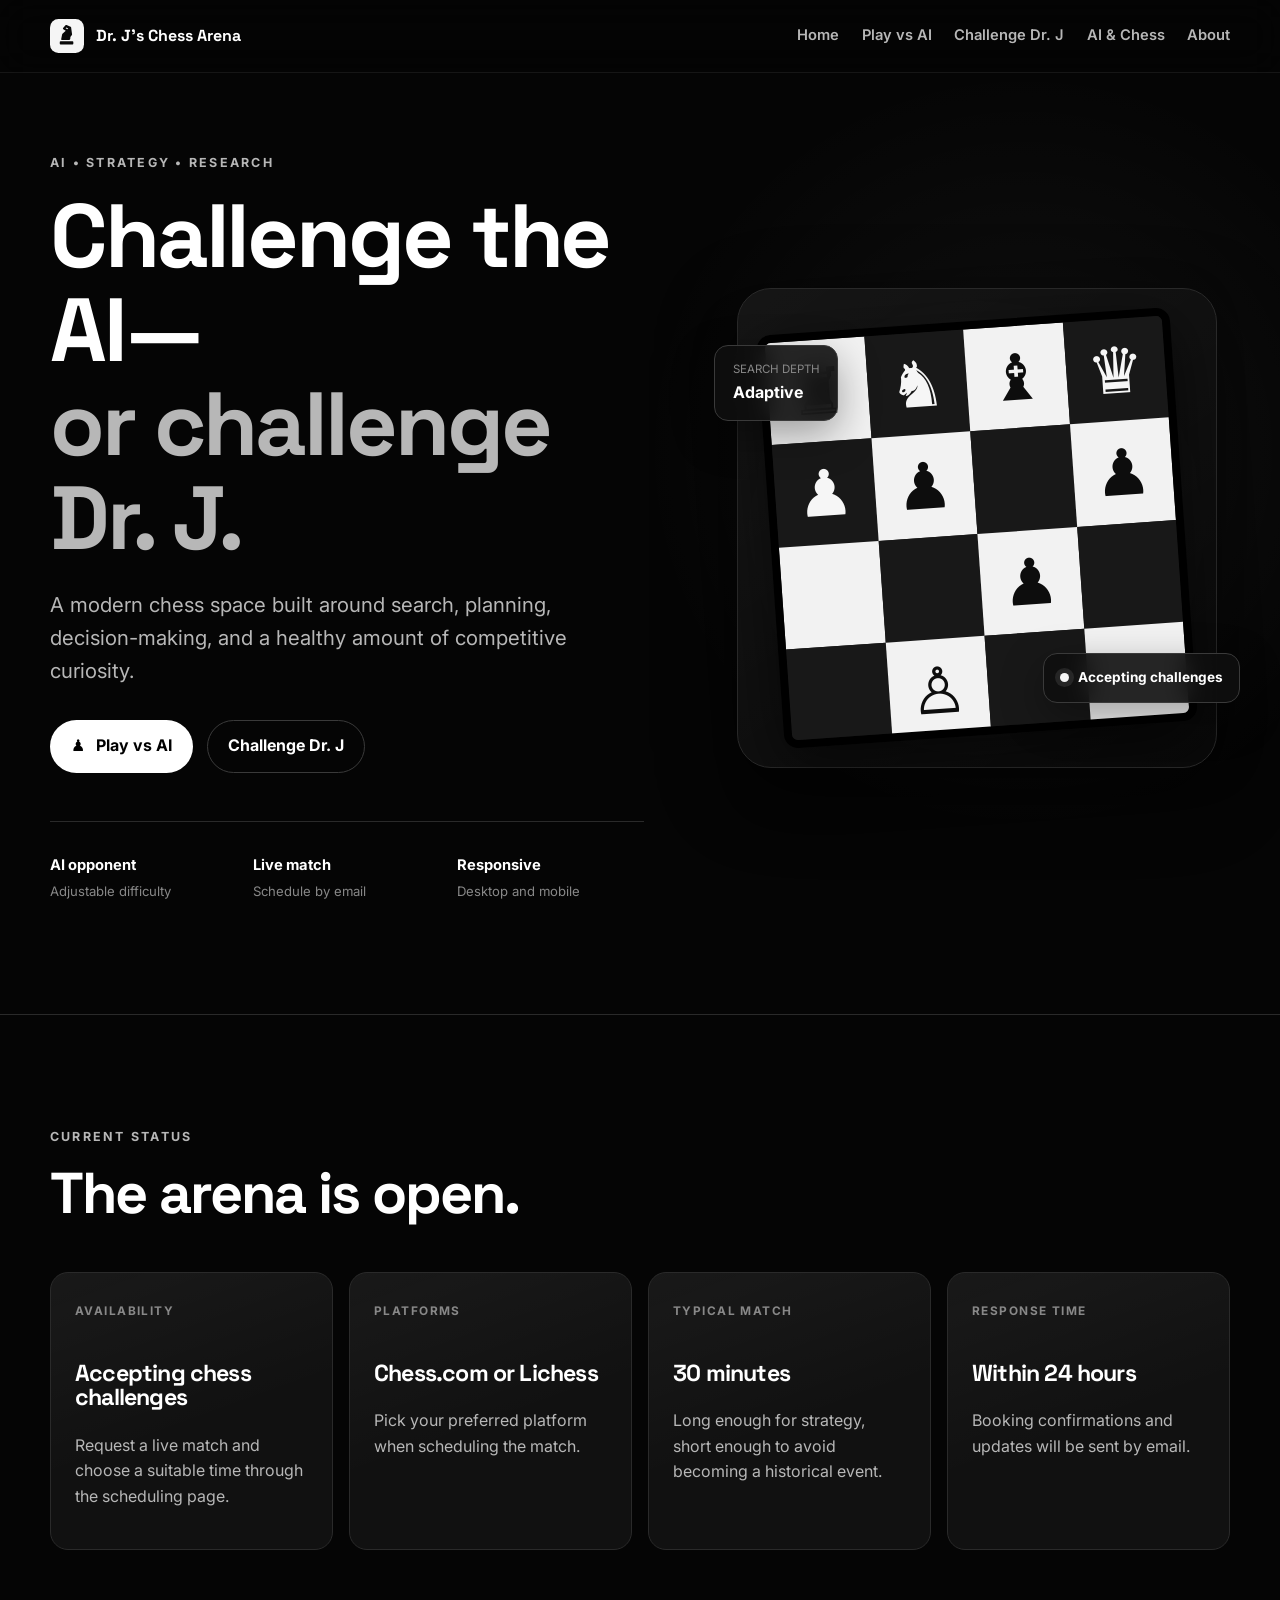
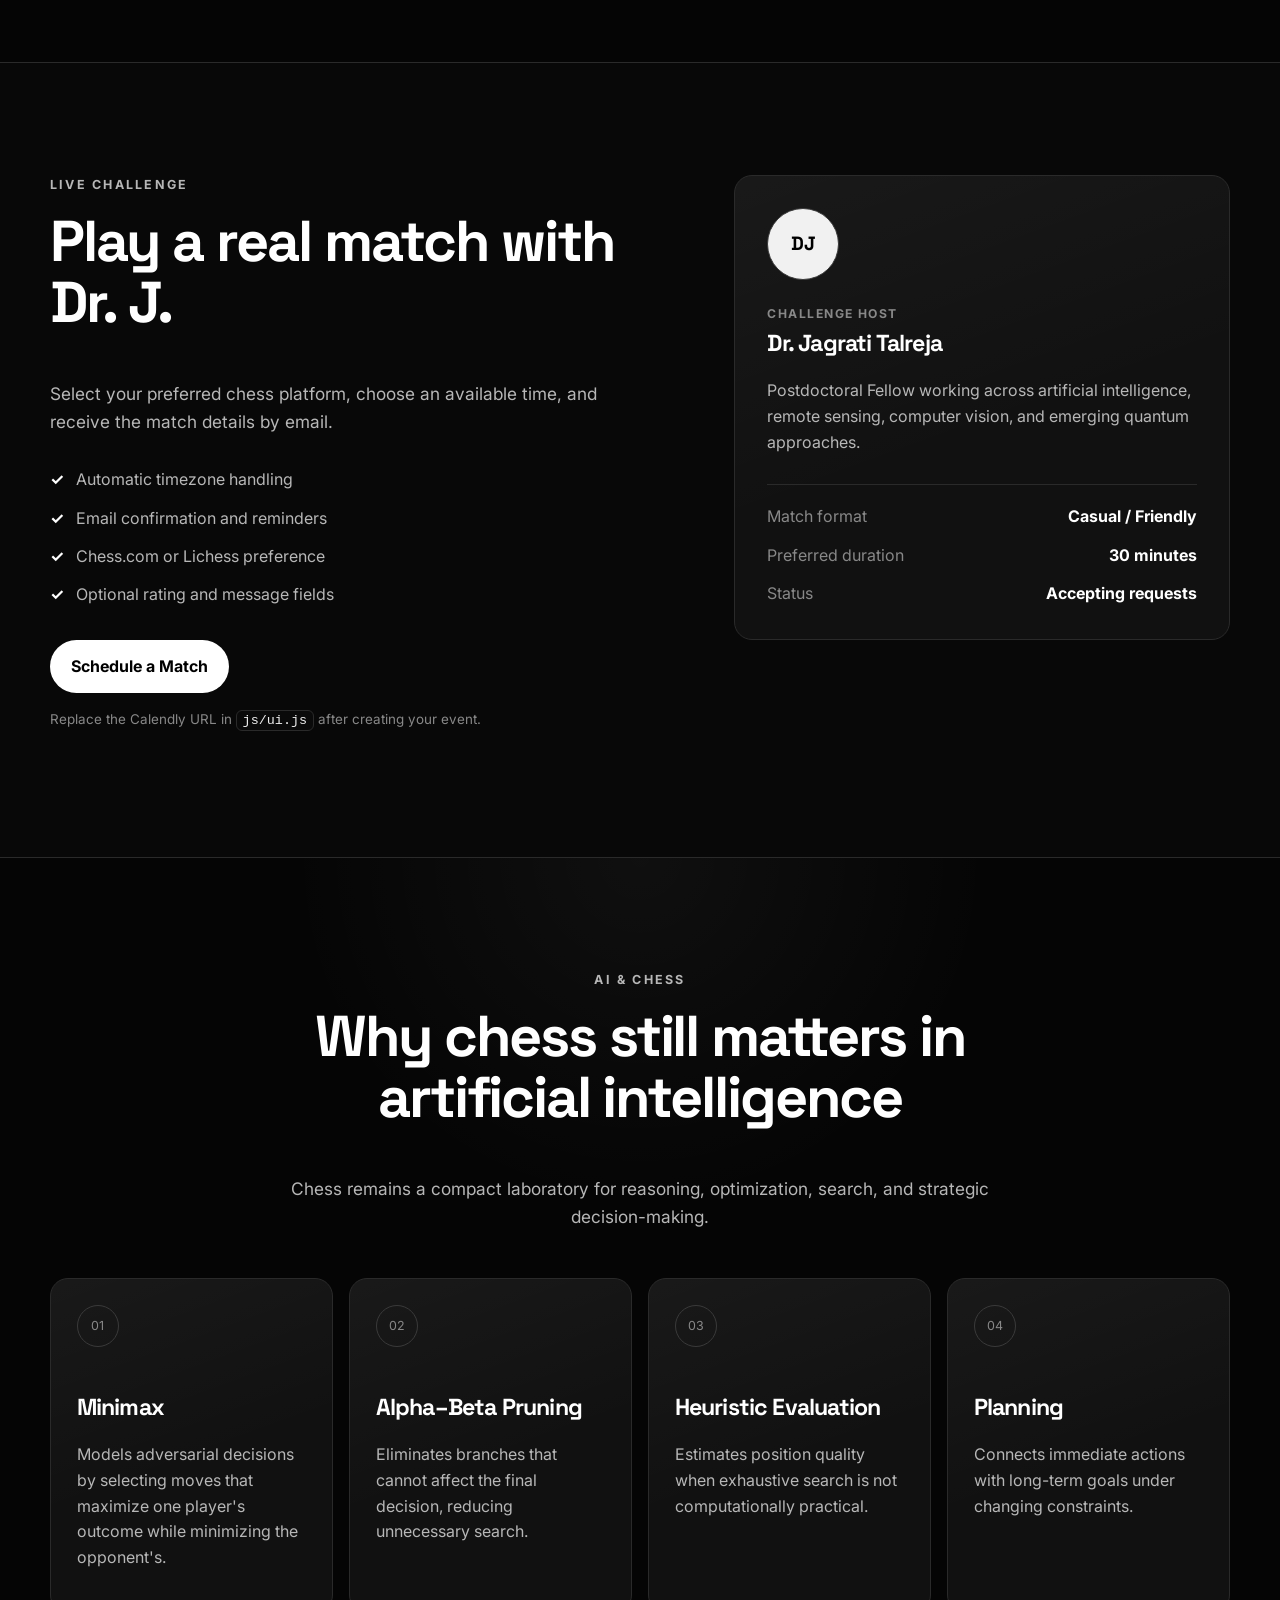
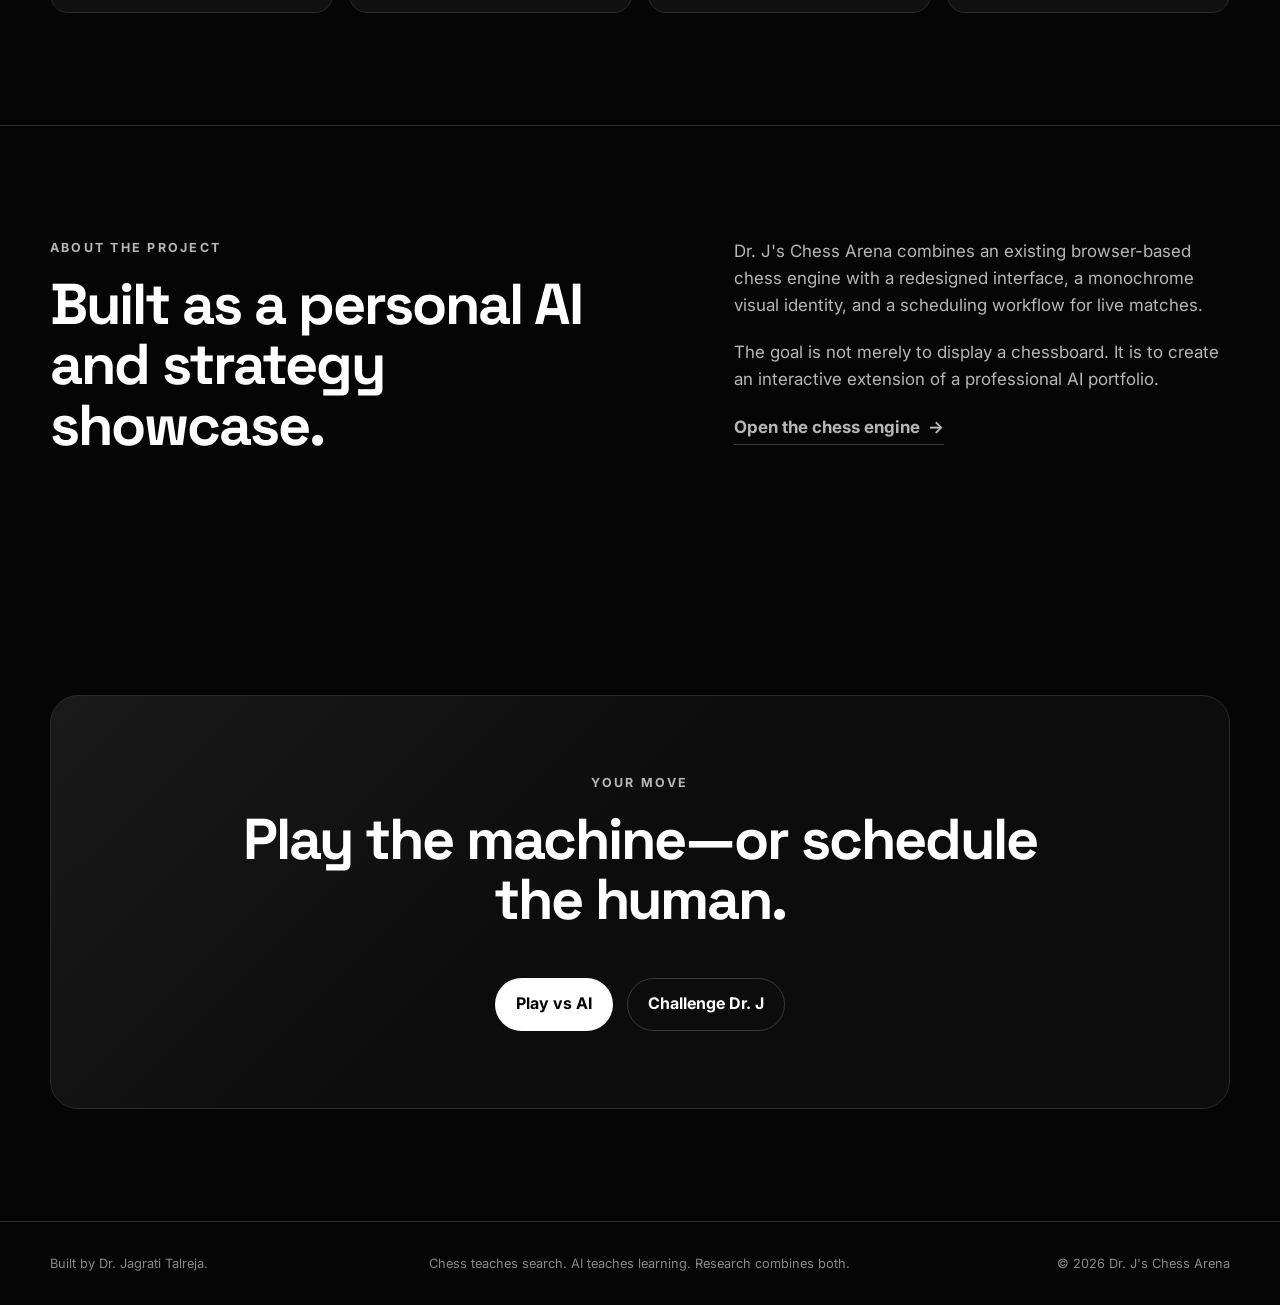
<file: index.html>
<!DOCTYPE html>
<html lang="en">
<head>
  <meta charset="UTF-8" />
  <meta name="viewport" content="width=device-width, initial-scale=1.0" />

  <meta
    name="description"
    content="Dr. J's Chess Arena — play against a chess AI or schedule a live match with Dr. J."
  />

  <title>Dr. J's Chess Arena</title>

  <link rel="icon" href="assets/logo.svg" type="image/svg+xml" />
  <link rel="preconnect" href="https://fonts.googleapis.com" />
  <link rel="preconnect" href="https://fonts.gstatic.com" crossorigin />
  <link
    href="https://fonts.googleapis.com/css2?family=Inter:wght@400;500;600;700;800&family=Space+Grotesk:wght@500;600;700&display=swap"
    rel="stylesheet"
  />

  <link rel="stylesheet" href="css/theme.css" />
  <link rel="stylesheet" href="css/home.css" />
  <link rel="stylesheet" href="css/responsive.css" />
</head>

<body>
  <a class="skip-link" href="#main-content">Skip to content</a>

  <header class="site-header" id="top">
    <div class="container nav-shell">
      <a class="brand" href="#top" aria-label="Dr. J's Chess Arena home">
        <img src="assets/logo.svg" alt="" class="brand-logo" />
        <span>Dr. J's Chess Arena</span>
      </a>

      <button
        class="nav-toggle"
        id="nav-toggle"
        type="button"
        aria-label="Open navigation"
        aria-expanded="false"
        aria-controls="site-nav"
      >
        <span></span>
        <span></span>
        <span></span>
      </button>

      <nav class="site-nav" id="site-nav" aria-label="Primary navigation">
        <a href="#home">Home</a>
        <a href="play.html">Play vs AI</a>
        <a href="#challenge">Challenge Dr. J</a>
        <a href="#ai-chess">AI & Chess</a>
        <a href="#about">About</a>
      </nav>
    </div>
  </header>

  <main id="main-content">
    <section class="hero section" id="home">
      <div class="hero-grid container">
        <div class="hero-copy reveal">
          <p class="eyebrow">AI • Strategy • Research</p>

          <h1>
            Challenge the AI—
            <span>or challenge Dr. J.</span>
          </h1>

          <p class="hero-description">
            A modern chess space built around search, planning, decision-making,
            and a healthy amount of competitive curiosity.
          </p>

          <div class="hero-actions">
            <a class="button button-primary" href="play.html">
              <span aria-hidden="true">♟</span>
              Play vs AI
            </a>

            <a class="button button-secondary" href="#challenge">
              Challenge Dr. J
            </a>
          </div>

          <div class="hero-meta" aria-label="Arena highlights">
            <div>
              <strong>AI opponent</strong>
              <span>Adjustable difficulty</span>
            </div>
            <div>
              <strong>Live match</strong>
              <span>Schedule by email</span>
            </div>
            <div>
              <strong>Responsive</strong>
              <span>Desktop and mobile</span>
            </div>
          </div>
        </div>

        <div class="hero-visual reveal" aria-hidden="true">
          <div class="board-frame">
            <div class="board-glow"></div>

            <div class="mini-board">
              <span class="light">♜</span><span class="dark">♞</span><span class="light">♝</span><span class="dark">♛</span>
              <span class="dark">♟</span><span class="light">♟</span><span class="dark"></span><span class="light">♟</span>
              <span class="light"></span><span class="dark"></span><span class="light">♟</span><span class="dark"></span>
              <span class="dark"></span><span class="light">♙</span><span class="dark"></span><span class="light"></span>
            </div>

            <div class="floating-card status-card">
              <span class="status-dot"></span>
              Accepting challenges
            </div>

            <div class="floating-card engine-card">
              <span>Search depth</span>
              <strong>Adaptive</strong>
            </div>
          </div>
        </div>
      </div>
    </section>

    <section class="section status-section" aria-labelledby="status-title">
      <div class="container">
        <div class="section-heading reveal">
          <p class="eyebrow">Current status</p>
          <h2 id="status-title">The arena is open.</h2>
        </div>

        <div class="status-grid">
          <article class="info-card reveal">
            <span class="card-kicker">Availability</span>
            <h3>Accepting chess challenges</h3>
            <p>
              Request a live match and choose a suitable time through the
              scheduling page.
            </p>
          </article>

          <article class="info-card reveal">
            <span class="card-kicker">Platforms</span>
            <h3>Chess.com or Lichess</h3>
            <p>
              Pick your preferred platform when scheduling the match.
            </p>
          </article>

          <article class="info-card reveal">
            <span class="card-kicker">Typical match</span>
            <h3>30 minutes</h3>
            <p>
              Long enough for strategy, short enough to avoid becoming a
              historical event.
            </p>
          </article>

          <article class="info-card reveal">
            <span class="card-kicker">Response time</span>
            <h3>Within 24 hours</h3>
            <p>
              Booking confirmations and updates will be sent by email.
            </p>
          </article>
        </div>
      </div>
    </section>

    <section class="section split-section" id="challenge">
      <div class="container split-grid">
        <div class="split-copy reveal">
          <p class="eyebrow">Live challenge</p>
          <h2>Play a real match with Dr. J.</h2>

          <p>
            Select your preferred chess platform, choose an available time,
            and receive the match details by email.
          </p>

          <ul class="feature-list">
            <li>Automatic timezone handling</li>
            <li>Email confirmation and reminders</li>
            <li>Chess.com or Lichess preference</li>
            <li>Optional rating and message fields</li>
          </ul>

          <a
            class="button button-primary"
            id="schedule-button"
            href="https://calendly.com/"
            target="_blank"
            rel="noopener noreferrer"
          >
            Schedule a Match
          </a>

          <p class="small-note">
            Replace the Calendly URL in <code>js/ui.js</code> after creating
            your event.
          </p>
        </div>

        <aside class="profile-card reveal" aria-label="Dr. J profile">
          <div class="profile-mark">DJ</div>
          <p class="profile-label">Challenge host</p>
          <h3>Dr. Jagrati Talreja</h3>
          <p>
            Postdoctoral Fellow working across artificial intelligence,
            remote sensing, computer vision, and emerging quantum approaches.
          </p>

          <div class="profile-details">
            <div>
              <span>Match format</span>
              <strong>Casual / Friendly</strong>
            </div>
            <div>
              <span>Preferred duration</span>
              <strong>30 minutes</strong>
            </div>
            <div>
              <span>Status</span>
              <strong class="online-text">Accepting requests</strong>
            </div>
          </div>
        </aside>
      </div>
    </section>

    <section class="section ai-section" id="ai-chess">
      <div class="container">
        <div class="section-heading centered reveal">
          <p class="eyebrow">AI & Chess</p>
          <h2>Why chess still matters in artificial intelligence</h2>
          <p>
            Chess remains a compact laboratory for reasoning, optimization,
            search, and strategic decision-making.
          </p>
        </div>

        <div class="concept-grid">
          <article class="concept-card reveal">
            <span>01</span>
            <h3>Minimax</h3>
            <p>
              Models adversarial decisions by selecting moves that maximize
              one player's outcome while minimizing the opponent's.
            </p>
          </article>

          <article class="concept-card reveal">
            <span>02</span>
            <h3>Alpha–Beta Pruning</h3>
            <p>
              Eliminates branches that cannot affect the final decision,
              reducing unnecessary search.
            </p>
          </article>

          <article class="concept-card reveal">
            <span>03</span>
            <h3>Heuristic Evaluation</h3>
            <p>
              Estimates position quality when exhaustive search is not
              computationally practical.
            </p>
          </article>

          <article class="concept-card reveal">
            <span>04</span>
            <h3>Planning</h3>
            <p>
              Connects immediate actions with long-term goals under changing
              constraints.
            </p>
          </article>
        </div>
      </div>
    </section>

    <section class="section about-section" id="about">
      <div class="container about-grid">
        <div class="section-heading reveal">
          <p class="eyebrow">About the project</p>
          <h2>Built as a personal AI and strategy showcase.</h2>
        </div>

        <div class="about-copy reveal">
          <p>
            Dr. J's Chess Arena combines an existing browser-based chess engine
            with a redesigned interface, a monochrome visual identity, and a
            scheduling workflow for live matches.
          </p>

          <p>
            The goal is not merely to display a chessboard. It is to create an
            interactive extension of a professional AI portfolio.
          </p>

          <a class="text-link" href="play.html">
            Open the chess engine <span aria-hidden="true">→</span>
          </a>
        </div>
      </div>
    </section>

    <section class="section final-cta">
      <div class="container cta-card reveal">
        <p class="eyebrow">Your move</p>
        <h2>Play the machine—or schedule the human.</h2>

        <div class="hero-actions">
          <a class="button button-primary" href="play.html">Play vs AI</a>
          <a class="button button-secondary" href="#challenge">Challenge Dr. J</a>
        </div>
      </div>
    </section>
  </main>

  <footer class="site-footer">
    <div class="container footer-shell">
      <p>Built by Dr. Jagrati Talreja.</p>
      <p>Chess teaches search. AI teaches learning. Research combines both.</p>
      <p>&copy; <span id="current-year"></span> Dr. J's Chess Arena</p>
    </div>
  </footer>

  <script src="js/ui.js"></script>
</body>
</html>
</file>
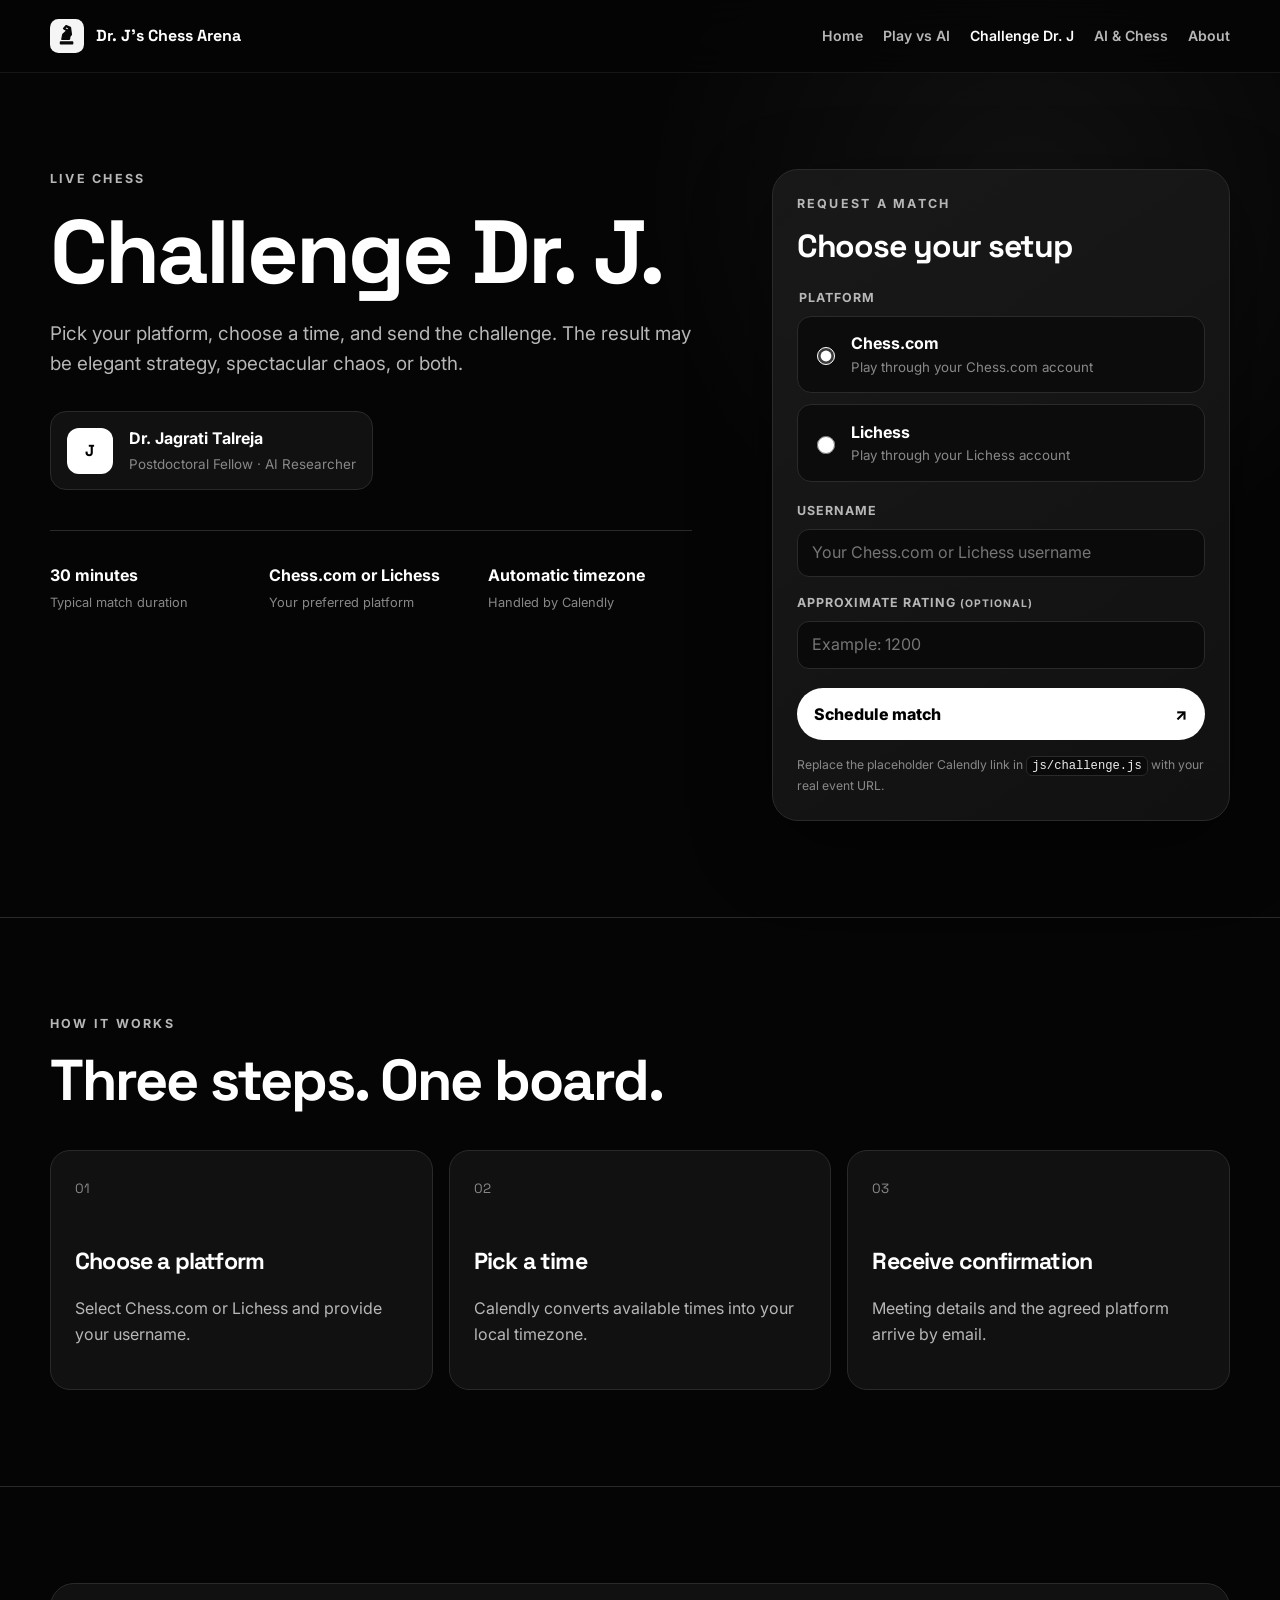
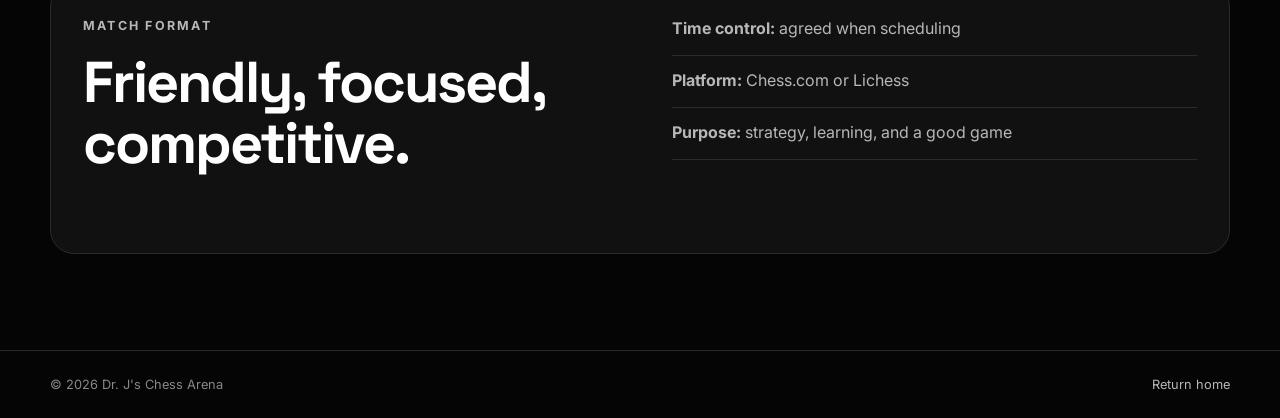
<file: challenge.html>
<!DOCTYPE html>
<html lang="en">
<head>
  <meta charset="UTF-8" />
  <meta name="viewport" content="width=device-width, initial-scale=1.0" />
  <meta name="description" content="Challenge Dr. J to a live chess match on Chess.com or Lichess." />
  <title>Challenge Dr. J | Dr. J's Chess Arena</title>
  <link rel="icon" href="assets/logo.svg" type="image/svg+xml" />
  <link rel="preconnect" href="https://fonts.googleapis.com" />
  <link rel="preconnect" href="https://fonts.gstatic.com" crossorigin />
  <link href="https://fonts.googleapis.com/css2?family=Inter:wght@400;500;600;700;800&family=Space+Grotesk:wght@500;600;700&display=swap" rel="stylesheet" />
  <link rel="stylesheet" href="css/theme.css" />
  <link rel="stylesheet" href="css/challenge.css" />
</head>
<body>
  <header class="page-header">
    <div class="container page-nav">
      <a class="page-brand" href="index.html" aria-label="Dr. J's Chess Arena home">
        <img src="assets/logo.svg" alt="" />
        <span>Dr. J's Chess Arena</span>
      </a>
      <nav aria-label="Page navigation">
        <a href="index.html">Home</a>
        <a href="play.html">Play vs AI</a>
        <a class="active" href="challenge.html">Challenge Dr. J</a>
        <a href="ai-chess.html">AI & Chess</a>
        <a href="about.html">About</a>
      </nav>
    </div>
  </header>

  <main>
    <section class="challenge-hero">
      <div class="container challenge-grid">
        <div class="challenge-copy">
          <p class="eyebrow">Live chess</p>
          <h1>Challenge Dr. J.</h1>
          <p class="hero-text">Pick your platform, choose a time, and send the challenge. The result may be elegant strategy, spectacular chaos, or both.</p>

          <div class="identity-card">
            <div class="identity-mark" aria-hidden="true">J</div>
            <div>
              <strong>Dr. Jagrati Talreja</strong>
              <span>Postdoctoral Fellow · AI Researcher</span>
            </div>
          </div>

          <div class="challenge-points">
            <div><strong>30 minutes</strong><span>Typical match duration</span></div>
            <div><strong>Chess.com or Lichess</strong><span>Your preferred platform</span></div>
            <div><strong>Automatic timezone</strong><span>Handled by Calendly</span></div>
          </div>
        </div>

        <aside class="booking-card">
          <div class="booking-heading">
            <p class="eyebrow">Request a match</p>
            <h2>Choose your setup</h2>
          </div>

          <form id="challenge-form">
            <fieldset>
              <legend>Platform</legend>
              <label class="platform-option">
                <input type="radio" name="platform" value="Chess.com" checked />
                <span><strong>Chess.com</strong><small>Play through your Chess.com account</small></span>
              </label>
              <label class="platform-option">
                <input type="radio" name="platform" value="Lichess" />
                <span><strong>Lichess</strong><small>Play through your Lichess account</small></span>
              </label>
            </fieldset>

            <label class="field">
              <span>Username</span>
              <input id="chess-username" type="text" placeholder="Your Chess.com or Lichess username" />
            </label>

            <label class="field">
              <span>Approximate rating <small>(optional)</small></span>
              <input id="chess-rating" type="number" min="0" max="3500" placeholder="Example: 1200" />
            </label>

            <a class="schedule-button" id="schedule-match" href="https://calendly.com/" target="_blank" rel="noopener noreferrer">
              Schedule match <span aria-hidden="true">↗</span>
            </a>

            <p class="form-note">Replace the placeholder Calendly link in <code>js/challenge.js</code> with your real event URL.</p>
          </form>
        </aside>
      </div>
    </section>

    <section class="process-section">
      <div class="container">
        <div class="section-heading">
          <p class="eyebrow">How it works</p>
          <h2>Three steps. One board.</h2>
        </div>
        <div class="process-grid">
          <article><span>01</span><h3>Choose a platform</h3><p>Select Chess.com or Lichess and provide your username.</p></article>
          <article><span>02</span><h3>Pick a time</h3><p>Calendly converts available times into your local timezone.</p></article>
          <article><span>03</span><h3>Receive confirmation</h3><p>Meeting details and the agreed platform arrive by email.</p></article>
        </div>
      </div>
    </section>

    <section class="expectation-section">
      <div class="container expectation-card">
        <div><p class="eyebrow">Match format</p><h2>Friendly, focused, competitive.</h2></div>
        <div class="expectation-list">
          <p><strong>Time control:</strong> agreed when scheduling</p>
          <p><strong>Platform:</strong> Chess.com or Lichess</p>
          <p><strong>Purpose:</strong> strategy, learning, and a good game</p>
        </div>
      </div>
    </section>
  </main>

  <footer class="page-footer">
    <div class="container footer-row">
      <p>© <span id="current-year"></span> Dr. J's Chess Arena</p>
      <a href="index.html">Return home</a>
    </div>
  </footer>

  <script src="js/challenge.js"></script>
</body>
</html>
</file>
<file: css/theme.css>
:root {
  --bg: #050505;
  --bg-elevated: #0d0d0d;
  --card: #111111;
  --card-hover: #171717;
  --border: #2a2a2a;
  --border-strong: #3a3a3a;
  --text: #ffffff;
  --text-soft: #b7b7b7;
  --text-muted: #888888;
  --light-square: #f2f2f2;
  --dark-square: #181818;
  --shadow: 0 24px 80px rgba(0, 0, 0, 0.45);
  --radius-sm: 10px;
  --radius-md: 18px;
  --radius-lg: 28px;
  --container: 1180px;
  --transition: 180ms ease;
}

*,
*::before,
*::after {
  box-sizing: border-box;
}

html {
  scroll-behavior: smooth;
}

body {
  margin: 0;
  min-width: 320px;
  background:
    radial-gradient(circle at 80% 10%, rgba(255, 255, 255, 0.05), transparent 24rem),
    var(--bg);
  color: var(--text);
  font-family: "Inter", system-ui, -apple-system, BlinkMacSystemFont, "Segoe UI", sans-serif;
  line-height: 1.6;
  text-rendering: optimizeLegibility;
}

body.nav-open {
  overflow: hidden;
}

img,
svg {
  display: block;
  max-width: 100%;
}

a {
  color: inherit;
  text-decoration: none;
}

button,
input,
select,
textarea {
  font: inherit;
}

button,
a {
  -webkit-tap-highlight-color: transparent;
}

code {
  padding: 0.12rem 0.35rem;
  border: 1px solid var(--border);
  border-radius: 6px;
  background: #0a0a0a;
  color: #eeeeee;
}

.container {
  width: min(calc(100% - 2rem), var(--container));
  margin-inline: auto;
}

.section {
  padding: 7rem 0;
}

.eyebrow {
  margin: 0 0 1rem;
  color: var(--text-soft);
  font-size: 0.78rem;
  font-weight: 700;
  letter-spacing: 0.18em;
  text-transform: uppercase;
}

h1,
h2,
h3 {
  margin-top: 0;
  font-family: "Space Grotesk", "Inter", sans-serif;
  letter-spacing: -0.035em;
  line-height: 1.05;
}

h1 {
  font-size: clamp(3rem, 7vw, 6.4rem);
}

h2 {
  font-size: clamp(2.2rem, 4.5vw, 4.2rem);
}

h3 {
  font-size: 1.45rem;
}

p {
  margin-top: 0;
}

.button {
  display: inline-flex;
  align-items: center;
  justify-content: center;
  gap: 0.65rem;
  min-height: 50px;
  padding: 0.8rem 1.25rem;
  border: 1px solid transparent;
  border-radius: 999px;
  font-weight: 700;
  transition:
    transform var(--transition),
    background-color var(--transition),
    color var(--transition),
    border-color var(--transition);
}

.button:hover {
  transform: translateY(-2px);
}

.button:focus-visible,
.site-nav a:focus-visible,
.nav-toggle:focus-visible,
.text-link:focus-visible {
  outline: 2px solid var(--text);
  outline-offset: 4px;
}

.button-primary {
  background: var(--text);
  color: #000000;
}

.button-primary:hover {
  background: #dcdcdc;
}

.button-secondary {
  border-color: var(--border-strong);
  background: transparent;
  color: var(--text);
}

.button-secondary:hover {
  background: var(--card-hover);
  border-color: #666666;
}

.small-note {
  margin-top: 1rem;
  color: var(--text-muted);
  font-size: 0.84rem;
}

.text-link {
  display: inline-flex;
  align-items: center;
  gap: 0.45rem;
  border-bottom: 1px solid var(--border-strong);
  padding-bottom: 0.2rem;
  font-weight: 700;
}

.skip-link {
  position: fixed;
  top: 0.75rem;
  left: 0.75rem;
  z-index: 1000;
  transform: translateY(-160%);
  padding: 0.65rem 0.9rem;
  border-radius: 8px;
  background: #ffffff;
  color: #000000;
  font-weight: 700;
  transition: transform var(--transition);
}

.skip-link:focus {
  transform: translateY(0);
}

.reveal {
  opacity: 0;
  transform: translateY(24px);
  transition:
    opacity 700ms ease,
    transform 700ms ease;
}

.reveal.is-visible {
  opacity: 1;
  transform: translateY(0);
}
</file>
<file: css/home.css>
.site-header {
  position: sticky;
  top: 0;
  z-index: 100;
  border-bottom: 1px solid rgba(255, 255, 255, 0.07);
  background: rgba(5, 5, 5, 0.78);
  backdrop-filter: blur(18px);
}

.nav-shell {
  display: flex;
  min-height: 72px;
  align-items: center;
  justify-content: space-between;
  gap: 2rem;
}

.brand {
  display: inline-flex;
  align-items: center;
  gap: 0.75rem;
  font-family: "Space Grotesk", sans-serif;
  font-weight: 700;
}

.brand-logo {
  width: 34px;
  height: 34px;
}

.site-nav {
  display: flex;
  align-items: center;
  gap: 1.4rem;
}

.site-nav a {
  position: relative;
  color: var(--text-soft);
  font-size: 0.92rem;
  font-weight: 600;
  transition: color var(--transition);
}

.site-nav a::after {
  position: absolute;
  right: 0;
  bottom: -0.35rem;
  left: 0;
  height: 1px;
  transform: scaleX(0);
  background: var(--text);
  content: "";
  transition: transform var(--transition);
}

.site-nav a:hover {
  color: var(--text);
}

.site-nav a:hover::after {
  transform: scaleX(1);
}

.nav-toggle {
  display: none;
  width: 44px;
  height: 44px;
  border: 1px solid var(--border);
  border-radius: 50%;
  background: var(--card);
  cursor: pointer;
}

.nav-toggle span {
  display: block;
  width: 18px;
  height: 1px;
  margin: 4px auto;
  background: var(--text);
}

.hero {
  display: grid;
  min-height: calc(100vh - 72px);
  align-items: center;
  padding-top: 5rem;
}

.hero-grid {
  display: grid;
  grid-template-columns: minmax(0, 1.08fr) minmax(360px, 0.92fr);
  align-items: center;
  gap: 5rem;
}

.hero-copy h1 {
  max-width: 900px;
  margin-bottom: 1.5rem;
}

.hero-copy h1 span {
  display: block;
  color: var(--text-soft);
}

.hero-description {
  max-width: 680px;
  margin-bottom: 2rem;
  color: var(--text-soft);
  font-size: clamp(1.05rem, 1.7vw, 1.28rem);
}

.hero-actions {
  display: flex;
  flex-wrap: wrap;
  gap: 0.9rem;
}

.hero-meta {
  display: grid;
  grid-template-columns: repeat(3, 1fr);
  gap: 1rem;
  margin-top: 3rem;
  padding-top: 2rem;
  border-top: 1px solid var(--border);
}

.hero-meta div {
  display: grid;
  gap: 0.25rem;
}

.hero-meta strong {
  font-size: 0.92rem;
}

.hero-meta span {
  color: var(--text-muted);
  font-size: 0.82rem;
}

.hero-visual {
  display: grid;
  place-items: center;
}

.board-frame {
  position: relative;
  width: min(100%, 480px);
  aspect-ratio: 1;
  padding: 2rem;
  border: 1px solid var(--border);
  border-radius: 34px;
  background:
    linear-gradient(145deg, rgba(255, 255, 255, 0.05), transparent),
    #0a0a0a;
  box-shadow: var(--shadow);
}

.board-glow {
  position: absolute;
  inset: 18%;
  border-radius: 50%;
  background: rgba(255, 255, 255, 0.08);
  filter: blur(60px);
}

.mini-board {
  position: relative;
  z-index: 2;
  display: grid;
  grid-template-columns: repeat(4, 1fr);
  overflow: hidden;
  width: 100%;
  height: 100%;
  transform: rotate(-4deg);
  border: 8px solid #000000;
  border-radius: 14px;
  box-shadow: 0 18px 60px rgba(0, 0, 0, 0.55);
}

.mini-board span {
  display: grid;
  place-items: center;
  font-size: clamp(2.1rem, 5vw, 4rem);
}

.mini-board .light {
  background: var(--light-square);
  color: #0d0d0d;
}

.mini-board .dark {
  background: var(--dark-square);
  color: #f6f6f6;
}

.floating-card {
  position: absolute;
  z-index: 4;
  border: 1px solid var(--border-strong);
  border-radius: 14px;
  background: rgba(15, 15, 15, 0.9);
  box-shadow: 0 14px 40px rgba(0, 0, 0, 0.35);
  backdrop-filter: blur(12px);
}

.status-card {
  right: -1.5rem;
  bottom: 4rem;
  display: inline-flex;
  align-items: center;
  gap: 0.55rem;
  padding: 0.8rem 1rem;
  font-size: 0.85rem;
  font-weight: 700;
}

.status-dot {
  width: 9px;
  height: 9px;
  border-radius: 50%;
  background: #f5f5f5;
  box-shadow: 0 0 0 5px rgba(255, 255, 255, 0.09);
}

.engine-card {
  top: 3.5rem;
  left: -1.5rem;
  display: grid;
  gap: 0.1rem;
  padding: 0.9rem 1.1rem;
}

.engine-card span {
  color: var(--text-muted);
  font-size: 0.72rem;
  text-transform: uppercase;
}

.status-section {
  border-top: 1px solid var(--border);
}

.section-heading {
  max-width: 760px;
  margin-bottom: 3rem;
}

.section-heading.centered {
  margin-right: auto;
  margin-left: auto;
  text-align: center;
}

.section-heading p:last-child {
  color: var(--text-soft);
  font-size: 1.08rem;
}

.status-grid,
.concept-grid {
  display: grid;
  grid-template-columns: repeat(4, 1fr);
  gap: 1rem;
}

.info-card,
.concept-card,
.profile-card {
  border: 1px solid var(--border);
  border-radius: var(--radius-md);
  background: linear-gradient(160deg, rgba(255, 255, 255, 0.035), transparent 55%), var(--card);
}

.info-card {
  min-height: 245px;
  padding: 1.5rem;
}

.info-card p,
.concept-card p,
.profile-card p {
  color: var(--text-soft);
}

.card-kicker {
  display: inline-block;
  margin-bottom: 2.5rem;
  color: var(--text-muted);
  font-size: 0.74rem;
  font-weight: 700;
  letter-spacing: 0.12em;
  text-transform: uppercase;
}

.split-section {
  border-top: 1px solid var(--border);
  border-bottom: 1px solid var(--border);
  background: #080808;
}

.split-grid,
.about-grid {
  display: grid;
  grid-template-columns: 1fr 0.82fr;
  gap: 5rem;
  align-items: start;
}

.split-copy > p:not(.eyebrow, .small-note) {
  max-width: 720px;
  color: var(--text-soft);
  font-size: 1.08rem;
}

.feature-list {
  display: grid;
  gap: 0.8rem;
  margin: 2rem 0;
  padding: 0;
  list-style: none;
}

.feature-list li {
  position: relative;
  padding-left: 1.6rem;
  color: var(--text-soft);
}

.feature-list li::before {
  position: absolute;
  left: 0;
  content: "✓";
  color: var(--text);
  font-weight: 700;
}

.profile-card {
  padding: 2rem;
}

.profile-mark {
  display: grid;
  width: 72px;
  height: 72px;
  margin-bottom: 1.5rem;
  place-items: center;
  border: 1px solid var(--border-strong);
  border-radius: 50%;
  background: #f1f1f1;
  color: #000000;
  font-family: "Space Grotesk", sans-serif;
  font-size: 1.2rem;
  font-weight: 800;
}

.profile-label {
  margin-bottom: 0.45rem;
  color: var(--text-muted) !important;
  font-size: 0.76rem;
  font-weight: 700;
  letter-spacing: 0.12em;
  text-transform: uppercase;
}

.profile-details {
  display: grid;
  gap: 0.8rem;
  margin-top: 1.8rem;
  padding-top: 1.2rem;
  border-top: 1px solid var(--border);
}

.profile-details div {
  display: flex;
  justify-content: space-between;
  gap: 1rem;
}

.profile-details span {
  color: var(--text-muted);
}

.online-text {
  color: var(--text);
}

.ai-section {
  background:
    radial-gradient(circle at 50% 0%, rgba(255, 255, 255, 0.045), transparent 22rem),
    var(--bg);
}

.concept-card {
  min-height: 270px;
  padding: 1.6rem;
}

.concept-card > span {
  display: inline-grid;
  width: 42px;
  height: 42px;
  margin-bottom: 3rem;
  place-items: center;
  border: 1px solid var(--border-strong);
  border-radius: 50%;
  color: var(--text-muted);
  font-size: 0.78rem;
}

.about-section {
  border-top: 1px solid var(--border);
}

.about-copy {
  color: var(--text-soft);
  font-size: 1.06rem;
}

.about-copy p {
  margin-bottom: 1.25rem;
}

.final-cta {
  padding-top: 2rem;
}

.cta-card {
  padding: clamp(2rem, 6vw, 5rem);
  border: 1px solid var(--border);
  border-radius: var(--radius-lg);
  background:
    linear-gradient(135deg, rgba(255, 255, 255, 0.06), transparent 48%),
    #0c0c0c;
  text-align: center;
}

.cta-card h2 {
  max-width: 850px;
  margin-right: auto;
  margin-left: auto;
}

.cta-card .hero-actions {
  justify-content: center;
}

.site-footer {
  padding: 2rem 0;
  border-top: 1px solid var(--border);
}

.footer-shell {
  display: grid;
  grid-template-columns: 1fr 1.4fr 1fr;
  align-items: center;
  gap: 1rem;
  color: var(--text-muted);
  font-size: 0.8rem;
}

.footer-shell p {
  margin: 0;
}

.footer-shell p:nth-child(2) {
  text-align: center;
}

.footer-shell p:last-child {
  text-align: right;
}
</file>
<file: css/responsive.css>
@media (max-width: 1050px) {
  .hero-grid {
    grid-template-columns: 1fr;
    gap: 4rem;
  }

  .hero-copy {
    max-width: 850px;
  }

  .hero-visual {
    justify-content: start;
  }

  .board-frame {
    width: min(82vw, 520px);
  }

  .status-grid,
  .concept-grid {
    grid-template-columns: repeat(2, 1fr);
  }

  .split-grid,
  .about-grid {
    grid-template-columns: 1fr;
    gap: 3rem;
  }
}

@media (max-width: 820px) {
  .section {
    padding: 5rem 0;
  }

  .nav-toggle {
    display: block;
  }

  .site-nav {
    position: fixed;
    top: 72px;
    right: 0;
    left: 0;
    display: grid;
    gap: 0;
    transform: translateY(-130%);
    border-bottom: 1px solid var(--border);
    background: rgba(5, 5, 5, 0.98);
    opacity: 0;
    visibility: hidden;
    transition:
      transform 240ms ease,
      opacity 240ms ease,
      visibility 240ms ease;
  }

  .site-nav.is-open {
    transform: translateY(0);
    opacity: 1;
    visibility: visible;
  }

  .site-nav a {
    padding: 1rem;
    border-top: 1px solid var(--border);
  }

  .site-nav a::after {
    display: none;
  }

  .hero {
    min-height: auto;
  }

  .hero-meta {
    grid-template-columns: 1fr;
  }

  .floating-card {
    position: static;
    margin-top: 0.8rem;
  }

  .board-frame {
    display: flex;
    flex-direction: column;
    height: auto;
    aspect-ratio: auto;
  }

  .mini-board {
    aspect-ratio: 1;
  }

  .footer-shell {
    grid-template-columns: 1fr;
    text-align: center;
  }

  .footer-shell p:nth-child(2),
  .footer-shell p:last-child {
    text-align: center;
  }
}

@media (max-width: 600px) {
  .container {
    width: min(calc(100% - 1.25rem), var(--container));
  }

  .section {
    padding: 4rem 0;
  }

  .brand span {
    font-size: 0.92rem;
  }

  .hero {
    padding-top: 3.5rem;
  }

  .hero-actions {
    display: grid;
  }

  .button {
    width: 100%;
  }

  .status-grid,
  .concept-grid {
    grid-template-columns: 1fr;
  }

  .info-card,
  .concept-card {
    min-height: auto;
  }

  .profile-details div {
    display: grid;
    gap: 0.2rem;
  }

  .board-frame {
    width: 100%;
    padding: 1rem;
    border-radius: 22px;
  }

  .mini-board {
    border-width: 5px;
  }
}

@media (prefers-reduced-motion: reduce) {
  html {
    scroll-behavior: auto;
  }

  *,
  *::before,
  *::after {
    animation-duration: 0.01ms !important;
    animation-iteration-count: 1 !important;
    scroll-behavior: auto !important;
    transition-duration: 0.01ms !important;
  }

  .reveal {
    opacity: 1;
    transform: none;
  }
}
</file>
<file: css/challenge.css>
body { min-height: 100vh; }
.page-header { position: sticky; top: 0; z-index: 100; border-bottom: 1px solid rgba(255,255,255,.07); background: rgba(5,5,5,.82); backdrop-filter: blur(18px); }
.page-nav { display:flex; min-height:72px; align-items:center; justify-content:space-between; gap:2rem; }
.page-brand { display:inline-flex; align-items:center; gap:.75rem; font-family:"Space Grotesk",sans-serif; font-weight:700; }
.page-brand img { width:34px; height:34px; }
.page-nav nav { display:flex; gap:1.25rem; }
.page-nav nav a { color:var(--text-soft); font-size:.88rem; font-weight:600; }
.page-nav nav a:hover,.page-nav nav a.active { color:var(--text); }
.challenge-hero { padding:6rem 0; }
.challenge-grid { display:grid; grid-template-columns:minmax(0,1.05fr) minmax(360px,.75fr); align-items:start; gap:5rem; }
.challenge-copy h1 { margin-bottom:1.25rem; font-size:clamp(3.3rem,7vw,6rem); }
.hero-text { max-width:680px; margin-bottom:2rem; color:var(--text-soft); font-size:1.18rem; }
.identity-card { display:inline-flex; align-items:center; gap:1rem; margin-bottom:2.5rem; padding:.85rem 1rem; border:1px solid var(--border); border-radius:16px; background:var(--card); }
.identity-mark { display:grid; width:46px; height:46px; place-items:center; border-radius:12px; background:var(--text); color:#000; font-family:"Space Grotesk",sans-serif; font-weight:800; }
.identity-card div:last-child { display:grid; gap:.15rem; }
.identity-card span { color:var(--text-muted); font-size:.84rem; }
.challenge-points { display:grid; grid-template-columns:repeat(3,1fr); gap:1rem; padding-top:2rem; border-top:1px solid var(--border); }
.challenge-points div { display:grid; gap:.25rem; }
.challenge-points span { color:var(--text-muted); font-size:.8rem; }
.booking-card { padding:1.5rem; border:1px solid var(--border); border-radius:26px; background:linear-gradient(145deg,rgba(255,255,255,.03),transparent),var(--card); box-shadow:var(--shadow); }
.booking-heading h2 { margin-bottom:1.5rem; font-size:2rem; }
fieldset { display:grid; gap:.7rem; margin:0 0 1.2rem; padding:0; border:0; }
legend,.field>span { margin-bottom:.5rem; color:var(--text-soft); font-size:.78rem; font-weight:700; text-transform:uppercase; letter-spacing:.08em; }
.platform-option { display:flex; align-items:center; gap:.8rem; padding:.9rem; border:1px solid var(--border); border-radius:14px; background:#0c0c0c; cursor:pointer; }
.platform-option span { display:grid; }
.platform-option small { color:var(--text-muted); }
.platform-option input { width:18px; height:18px; accent-color:#fff; }
.field { display:grid; margin-bottom:1rem; }
.field input { min-height:48px; padding:0 .9rem; border:1px solid var(--border); border-radius:12px; background:#0a0a0a; color:var(--text); outline:none; }
.field input:focus { border-color:#777; }
.schedule-button { display:flex; min-height:52px; align-items:center; justify-content:space-between; margin-top:1.2rem; padding:0 1.1rem; border-radius:999px; background:var(--text); color:#000; font-weight:800; transition:transform var(--transition),background var(--transition); }
.schedule-button:hover { transform:translateY(-2px); background:#ddd; }
.form-note { margin:.9rem 0 0; color:var(--text-muted); font-size:.76rem; }
.process-section,.expectation-section { padding:6rem 0; border-top:1px solid var(--border); }
.section-heading { max-width:720px; margin-bottom:2.5rem; }
.section-heading h2 { margin-bottom:0; }
.process-grid { display:grid; grid-template-columns:repeat(3,1fr); gap:1rem; }
.process-grid article { min-height:240px; padding:1.5rem; border:1px solid var(--border); border-radius:20px; background:var(--card); }
.process-grid article>span { color:var(--text-muted); font-family:"Space Grotesk",sans-serif; font-size:.84rem; }
.process-grid h3 { margin-top:3rem; }
.process-grid p { color:var(--text-soft); }
.expectation-card { display:grid; grid-template-columns:1fr 1fr; align-items:start; gap:4rem; padding:2rem; border:1px solid var(--border); border-radius:24px; background:var(--card); }
.expectation-list { display:grid; gap:.8rem; }
.expectation-list p { margin:0; padding-bottom:.8rem; border-bottom:1px solid var(--border); color:var(--text-soft); }
.page-footer { padding:1.5rem 0; border-top:1px solid var(--border); }
.footer-row { display:flex; justify-content:space-between; color:var(--text-muted); font-size:.8rem; }
.footer-row p { margin:0; }
.footer-row a { color:var(--text-soft); }
@media (max-width:980px){ .challenge-grid{grid-template-columns:1fr;gap:3rem}.challenge-points,.process-grid{grid-template-columns:1fr}.process-grid article{min-height:auto}.process-grid h3{margin-top:1.5rem}.expectation-card{grid-template-columns:1fr;gap:2rem} }
@media (max-width:760px){ .page-nav{min-height:64px}.page-nav nav{display:none}.challenge-hero{padding-top:4rem}.challenge-points{grid-template-columns:1fr}.footer-row{display:grid;gap:.4rem} }
</file>
